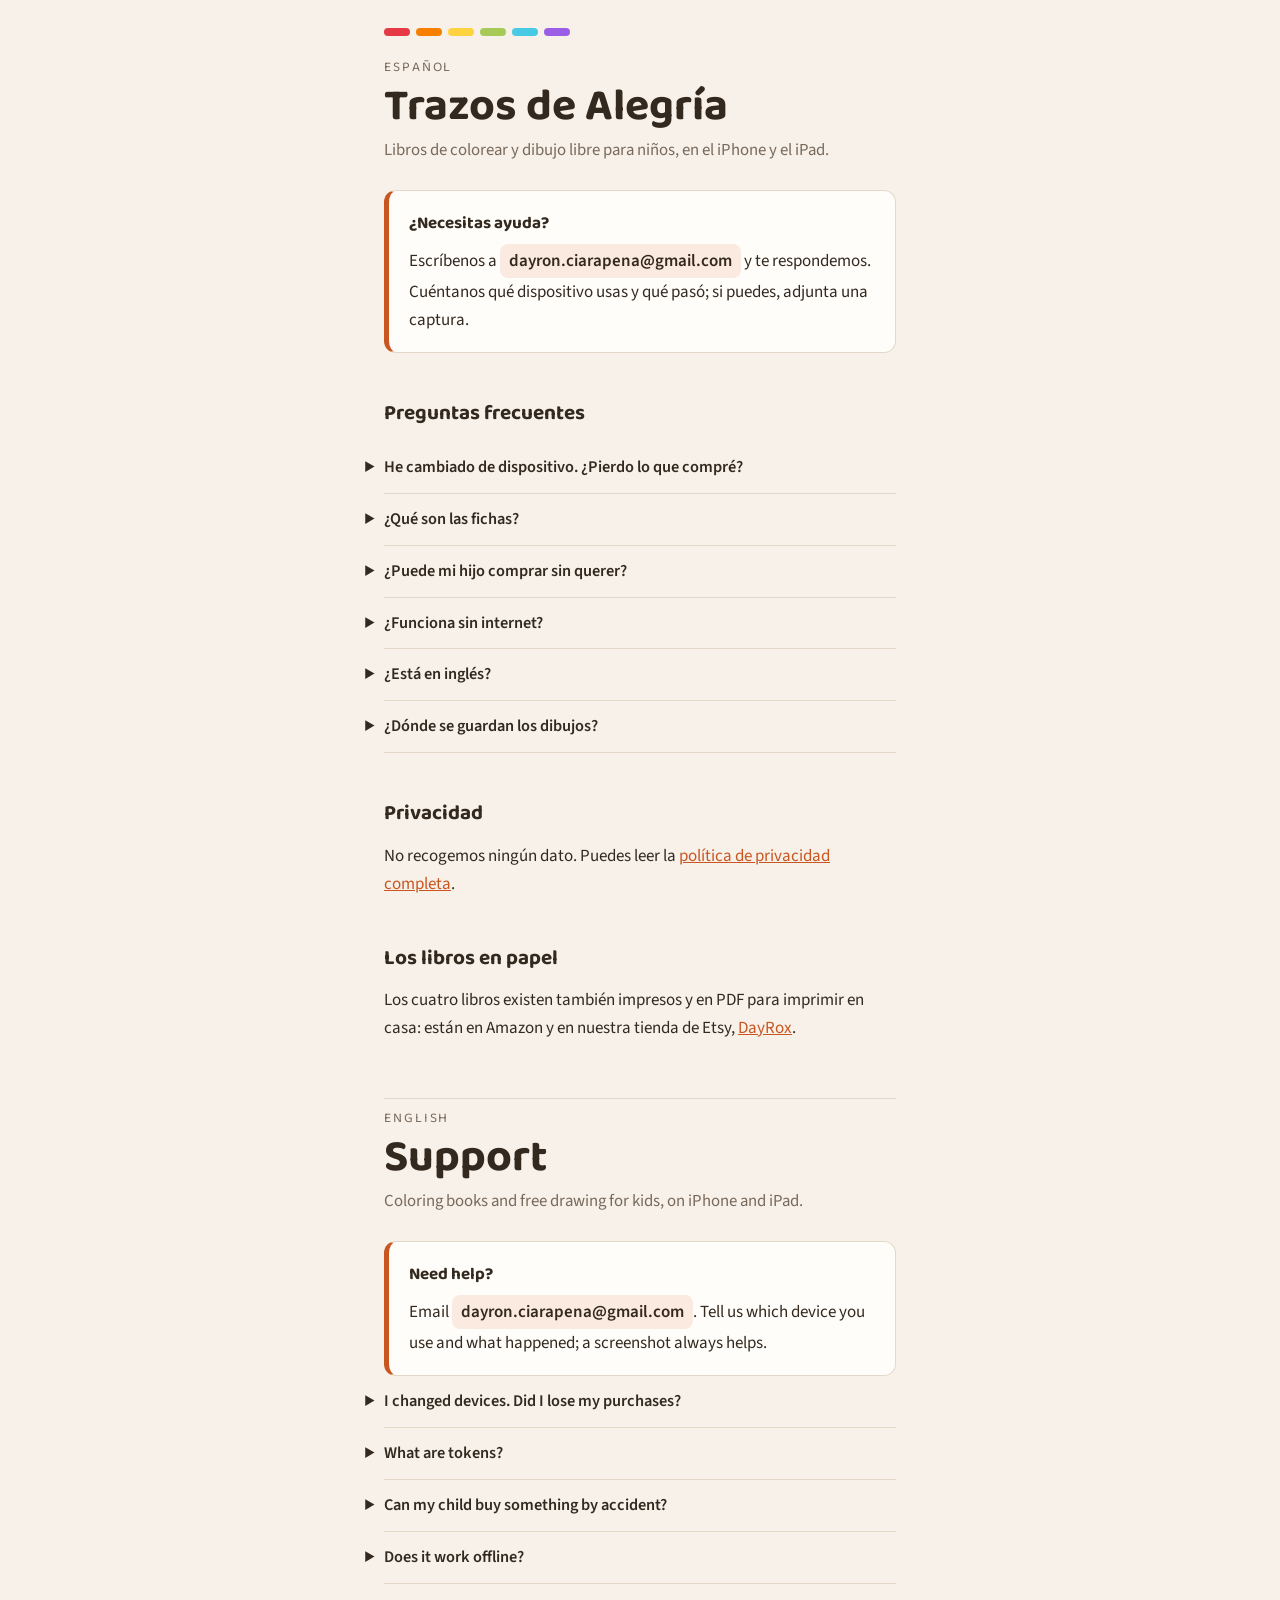
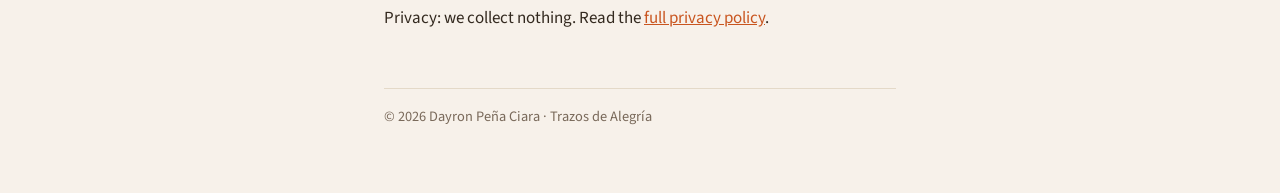
<file: index.html>
<!DOCTYPE html>
<html lang="es">
<head>
<meta charset="utf-8">
<meta name="viewport" content="width=device-width, initial-scale=1">
<title>Soporte Trazos de Alegría</title>
<link rel="stylesheet" href="https://fonts.googleapis.com/css2?family=Baloo+2:wght@600;700&family=Source+Sans+3:wght@400;600&display=swap">
<style>
  :root {
    color-scheme: light;
    --paper: #F7F1EA;
    --surface: #FFFDF9;
    --ink: #33291F;
    --ink-soft: #79695A;
    --line: #E4D9C8;
    --accent: #C9551F;
    --accent-soft: #FBEADF;
    --display: "Baloo 2", "Trebuchet MS", system-ui, sans-serif;
    --body: "Source Sans 3", -apple-system, BlinkMacSystemFont, "Segoe UI", sans-serif;
  }
  @media (prefers-color-scheme: dark) {
    :root:not([data-theme="light"]) {
      color-scheme: dark;
      --paper: #1B1713;
      --surface: #241F1A;
      --ink: #F1E8DB;
      --ink-soft: #B2A493;
      --line: #3A3229;
      --accent: #F08653;
      --accent-soft: #33241B;
    }
  }
  :root[data-theme="dark"] {
    color-scheme: dark;
    --paper: #1B1713;
    --surface: #241F1A;
    --ink: #F1E8DB;
    --ink-soft: #B2A493;
    --line: #3A3229;
    --accent: #F08653;
    --accent-soft: #33241B;
  }

  body {
    margin: 0;
    padding-inline: 20px;
    padding-block: 0 64px;
    background: var(--paper);
    color: var(--ink);
    font-family: var(--body);
    font-size: 17px;
    line-height: 1.65;
  }
  main { max-width: 64ch; margin: 0 auto; }

  /* Los colores de la paleta «Fiesta» que trae la app. */
  .crayones { display: flex; gap: 6px; padding-block: 28px 20px; }
  .crayones span { width: 26px; height: 8px; border-radius: 4px; }

  h1 {
    font-family: var(--display);
    font-size: clamp(2.1rem, 7vw, 2.8rem);
    line-height: 1.12;
    margin: 0 0 4px;
    text-wrap: balance;
  }
  h2 {
    font-family: var(--display);
    font-size: 1.3rem;
    margin: 44px 0 10px;
    text-wrap: balance;
  }
  .lema { color: var(--ink-soft); margin: 0 0 4px; font-size: 1.05rem; }
  p { margin: 0 0 14px; }

  .tarjeta {
    background: var(--surface);
    border: 1px solid var(--line);
    border-left: 5px solid var(--accent);
    border-radius: 12px;
    padding: 18px 20px;
    margin: 26px 0 0;
  }
  .tarjeta strong { font-family: var(--display); }
  .correo {
    display: inline-block;
    background: var(--accent-soft);
    border-radius: 8px;
    padding: 3px 9px;
    font-weight: 600;
    user-select: all;
  }

  details {
    border-bottom: 1px solid var(--line);
    padding: 12px 0;
  }
  details summary {
    cursor: pointer;
    font-weight: 600;
    font-size: 1.02rem;
    list-style-position: outside;
  }
  details summary:focus-visible { outline: 2px solid var(--accent); outline-offset: 3px; border-radius: 4px; }
  details p { margin: 10px 0 2px; color: var(--ink-soft); }

  .idioma {
    font-family: var(--display);
    font-size: 0.85rem;
    letter-spacing: 0.14em;
    text-transform: uppercase;
    color: var(--ink-soft);
    margin: 0 0 4px;
  }
  hr { border: none; border-top: 1px solid var(--line); margin: 56px 0 8px; }
  footer {
    color: var(--ink-soft);
    font-size: 0.9rem;
    border-top: 1px solid var(--line);
    margin-top: 56px;
    padding-top: 16px;
  }
  a { color: var(--accent); }
</style>
</head>
<body>
<main>
  <div class="crayones" aria-hidden="true">
    <span style="background:#E63946"></span>
    <span style="background:#F77F00"></span>
    <span style="background:#FFD23F"></span>
    <span style="background:#A7C957"></span>
    <span style="background:#48CAE4"></span>
    <span style="background:#9B5DE5"></span>
  </div>

  <p class="idioma">Español</p>
  <h1>Trazos de Alegría</h1>
  <p class="lema">Libros de colorear y dibujo libre para niños, en el iPhone y el iPad.</p>

  <div class="tarjeta">
    <strong>¿Necesitas ayuda?</strong>
    <p style="margin:6px 0 0">Escríbenos a <span class="correo">dayron.ciarapena@gmail.com</span>
    y te respondemos. Cuéntanos qué dispositivo usas y qué pasó; si puedes, adjunta una captura.</p>
  </div>

  <h2>Preguntas frecuentes</h2>

  <details>
    <summary>He cambiado de dispositivo. ¿Pierdo lo que compré?</summary>
    <p>No. En Ajustes, toca «Restaurar compras»: las fichas y los libros vuelven con tu
    mismo ID de Apple. Si usas iCloud, se sincronizan solos.</p>
  </details>

  <details>
    <summary>¿Qué son las fichas?</summary>
    <p>Una ficha abre una lámina, la que tú elijas. Cada libro trae tres láminas gratis
    para probar, y también puedes comprar el libro entero.</p>
  </details>

  <details>
    <summary>¿Puede mi hijo comprar sin querer?</summary>
    <p>No. Antes de cualquier compra —y antes de salir de la app a otra web— hay que
    resolver una multiplicación que a esa edad no se hace de memoria. No se puede desactivar.</p>
  </details>

  <details>
    <summary>¿Funciona sin internet?</summary>
    <p>Sí. Todo el contenido viene dentro de la app. Sólo hace falta conexión para
    comprar o para abrir los enlaces a las tiendas.</p>
  </details>

  <details>
    <summary>¿Está en inglés?</summary>
    <p>Sí. En Ajustes puedes cambiar entre español e inglés; los libros tienen sus
    títulos y versículos en los dos idiomas.</p>
  </details>

  <details>
    <summary>¿Dónde se guardan los dibujos?</summary>
    <p>En el propio dispositivo. Puedes guardarlos también en tu carrete desde el menú
    «···» del editor. No hay servidores ni cuentas.</p>
  </details>

  <h2>Privacidad</h2>
  <p>No recogemos ningún dato. Puedes leer la
  <a href="privacidad.html">política de privacidad completa</a>.</p>

  <h2>Los libros en papel</h2>
  <p>Los cuatro libros existen también impresos y en PDF para imprimir en casa: están en
  Amazon y en nuestra tienda de Etsy,
  <a href="https://www.etsy.com/shop/DayRox">DayRox</a>.</p>

  <hr>

  <p class="idioma">English</p>
  <h1>Support</h1>
  <p class="lema">Coloring books and free drawing for kids, on iPhone and iPad.</p>

  <div class="tarjeta">
    <strong>Need help?</strong>
    <p style="margin:6px 0 0">Email <span class="correo">dayron.ciarapena@gmail.com</span>.
    Tell us which device you use and what happened; a screenshot always helps.</p>
  </div>

  <details>
    <summary>I changed devices. Did I lose my purchases?</summary>
    <p>No. In Settings, tap “Restore purchases”: tokens and books come back with the same
    Apple ID. With iCloud on, they sync by themselves.</p>
  </details>

  <details>
    <summary>What are tokens?</summary>
    <p>One token unlocks one page, whichever you like. Every book includes three free
    pages, and you can also buy the whole book.</p>
  </details>

  <details>
    <summary>Can my child buy something by accident?</summary>
    <p>No. Before any purchase — and before leaving the app for another website — you must
    solve a multiplication that a small child cannot do from memory. It cannot be turned off.</p>
  </details>

  <details>
    <summary>Does it work offline?</summary>
    <p>Yes. All content ships inside the app. You only need a connection to buy or to open
    the store links.</p>
  </details>

  <p style="margin-top:20px">Privacy: we collect nothing. Read the
  <a href="privacidad.html">full privacy policy</a>.</p>

  <footer>© 2026 Dayron Peña Ciara · Trazos de Alegría</footer>
</main>
</body>
</html>
</file>
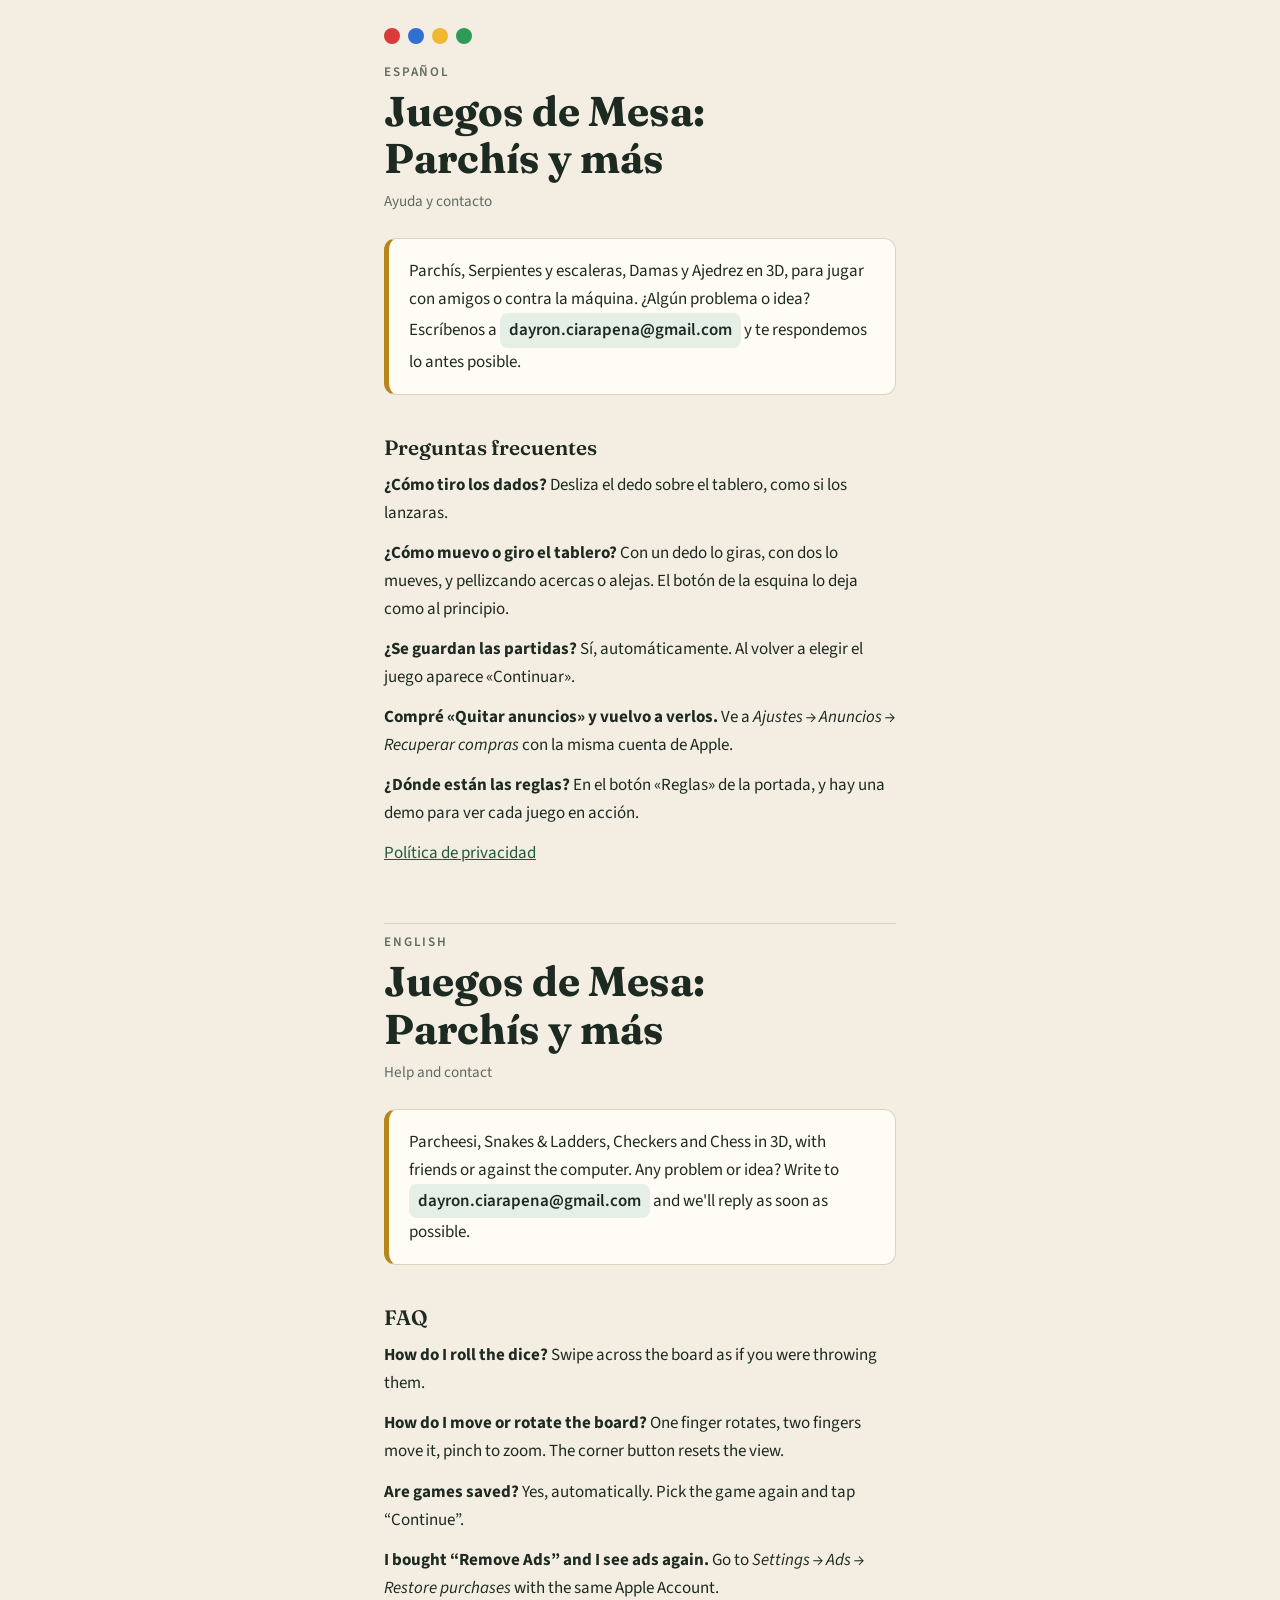
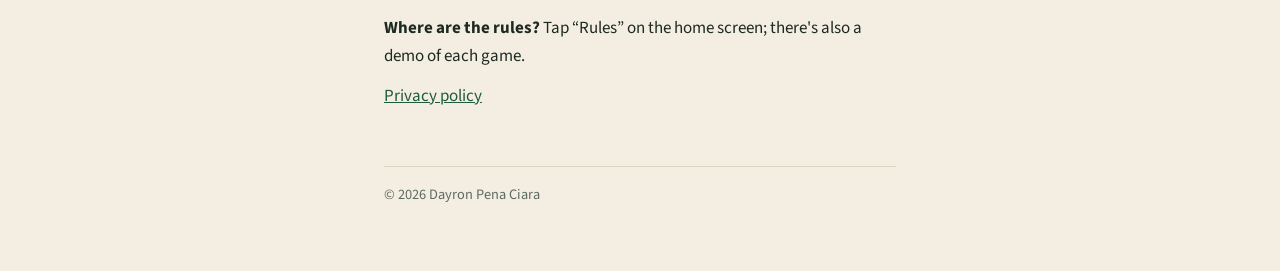
<file: juegos-de-mesa/index.html>
<!DOCTYPE html>
<html lang="es">
<head>
<meta charset="utf-8">
<meta name="viewport" content="width=device-width, initial-scale=1">
<title>Soporte Juegos de Mesa</title>
<link rel="stylesheet" href="https://fonts.googleapis.com/css2?family=Fraunces:opsz,wght@9..144,600;9..144,700&family=Source+Sans+3:wght@400;600&display=swap">
<link rel="stylesheet" href="estilo.css">
</head>
<body>
<main>
<div class="fichas" aria-hidden="true"><span style="background:#D93A3A"></span><span style="background:#2F6FD6"></span><span style="background:#F0B832"></span><span style="background:#2E9B57"></span></div>
<p class="idioma">Español</p>
<h1>Juegos de Mesa: Parchís y más</h1>
<p class="fecha">Ayuda y contacto</p>
<div class="resumen">Parchís, Serpientes y escaleras, Damas y Ajedrez en 3D, para jugar con amigos o contra la máquina. ¿Algún problema o idea? Escríbenos a <span class="correo">dayron.ciarapena@gmail.com</span> y te respondemos lo antes posible.</div>
<h2>Preguntas frecuentes</h2>
<p><strong>¿Cómo tiro los dados?</strong> Desliza el dedo sobre el tablero, como si los lanzaras.</p>
<p><strong>¿Cómo muevo o giro el tablero?</strong> Con un dedo lo giras, con dos lo mueves, y pellizcando acercas o alejas. El botón de la esquina lo deja como al principio.</p>
<p><strong>¿Se guardan las partidas?</strong> Sí, automáticamente. Al volver a elegir el juego aparece «Continuar».</p>
<p><strong>Compré «Quitar anuncios» y vuelvo a verlos.</strong> Ve a <em>Ajustes → Anuncios → Recuperar compras</em> con la misma cuenta de Apple.</p>
<p><strong>¿Dónde están las reglas?</strong> En el botón «Reglas» de la portada, y hay una demo para ver cada juego en acción.</p>
<p><a href="privacidad.html">Política de privacidad</a></p>
<hr>
<div lang="en">
<p class="idioma">English</p>
<h1>Juegos de Mesa: Parchís y más</h1>
<p class="fecha">Help and contact</p>
<div class="resumen">Parcheesi, Snakes &amp; Ladders, Checkers and Chess in 3D, with friends or against the computer. Any problem or idea? Write to <span class="correo">dayron.ciarapena@gmail.com</span> and we'll reply as soon as possible.</div>
<h2>FAQ</h2>
<p><strong>How do I roll the dice?</strong> Swipe across the board as if you were throwing them.</p>
<p><strong>How do I move or rotate the board?</strong> One finger rotates, two fingers move it, pinch to zoom. The corner button resets the view.</p>
<p><strong>Are games saved?</strong> Yes, automatically. Pick the game again and tap “Continue”.</p>
<p><strong>I bought “Remove Ads” and I see ads again.</strong> Go to <em>Settings → Ads → Restore purchases</em> with the same Apple Account.</p>
<p><strong>Where are the rules?</strong> Tap “Rules” on the home screen; there's also a demo of each game.</p>
<p><a href="privacidad.html">Privacy policy</a></p>
</div>
<footer>© 2026 Dayron Pena Ciara</footer>
</main>
</body>
</html>
</file>
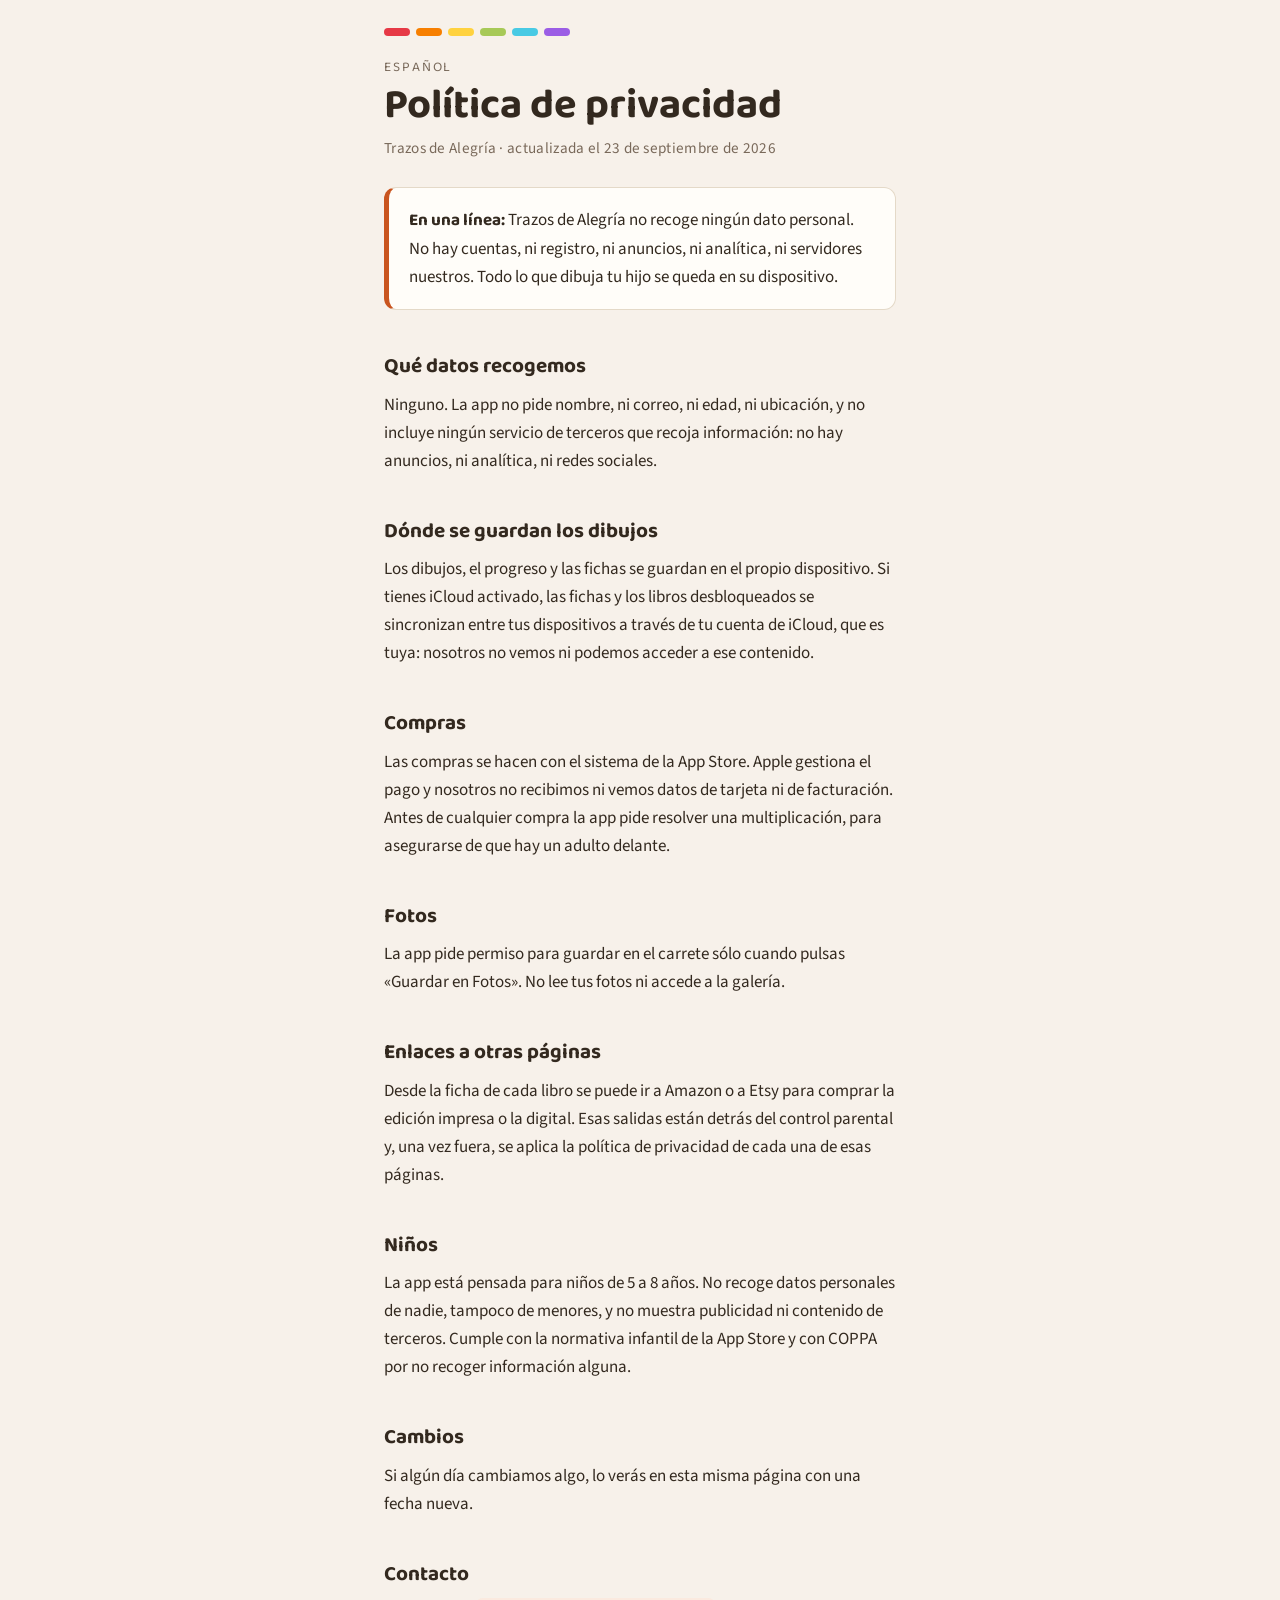
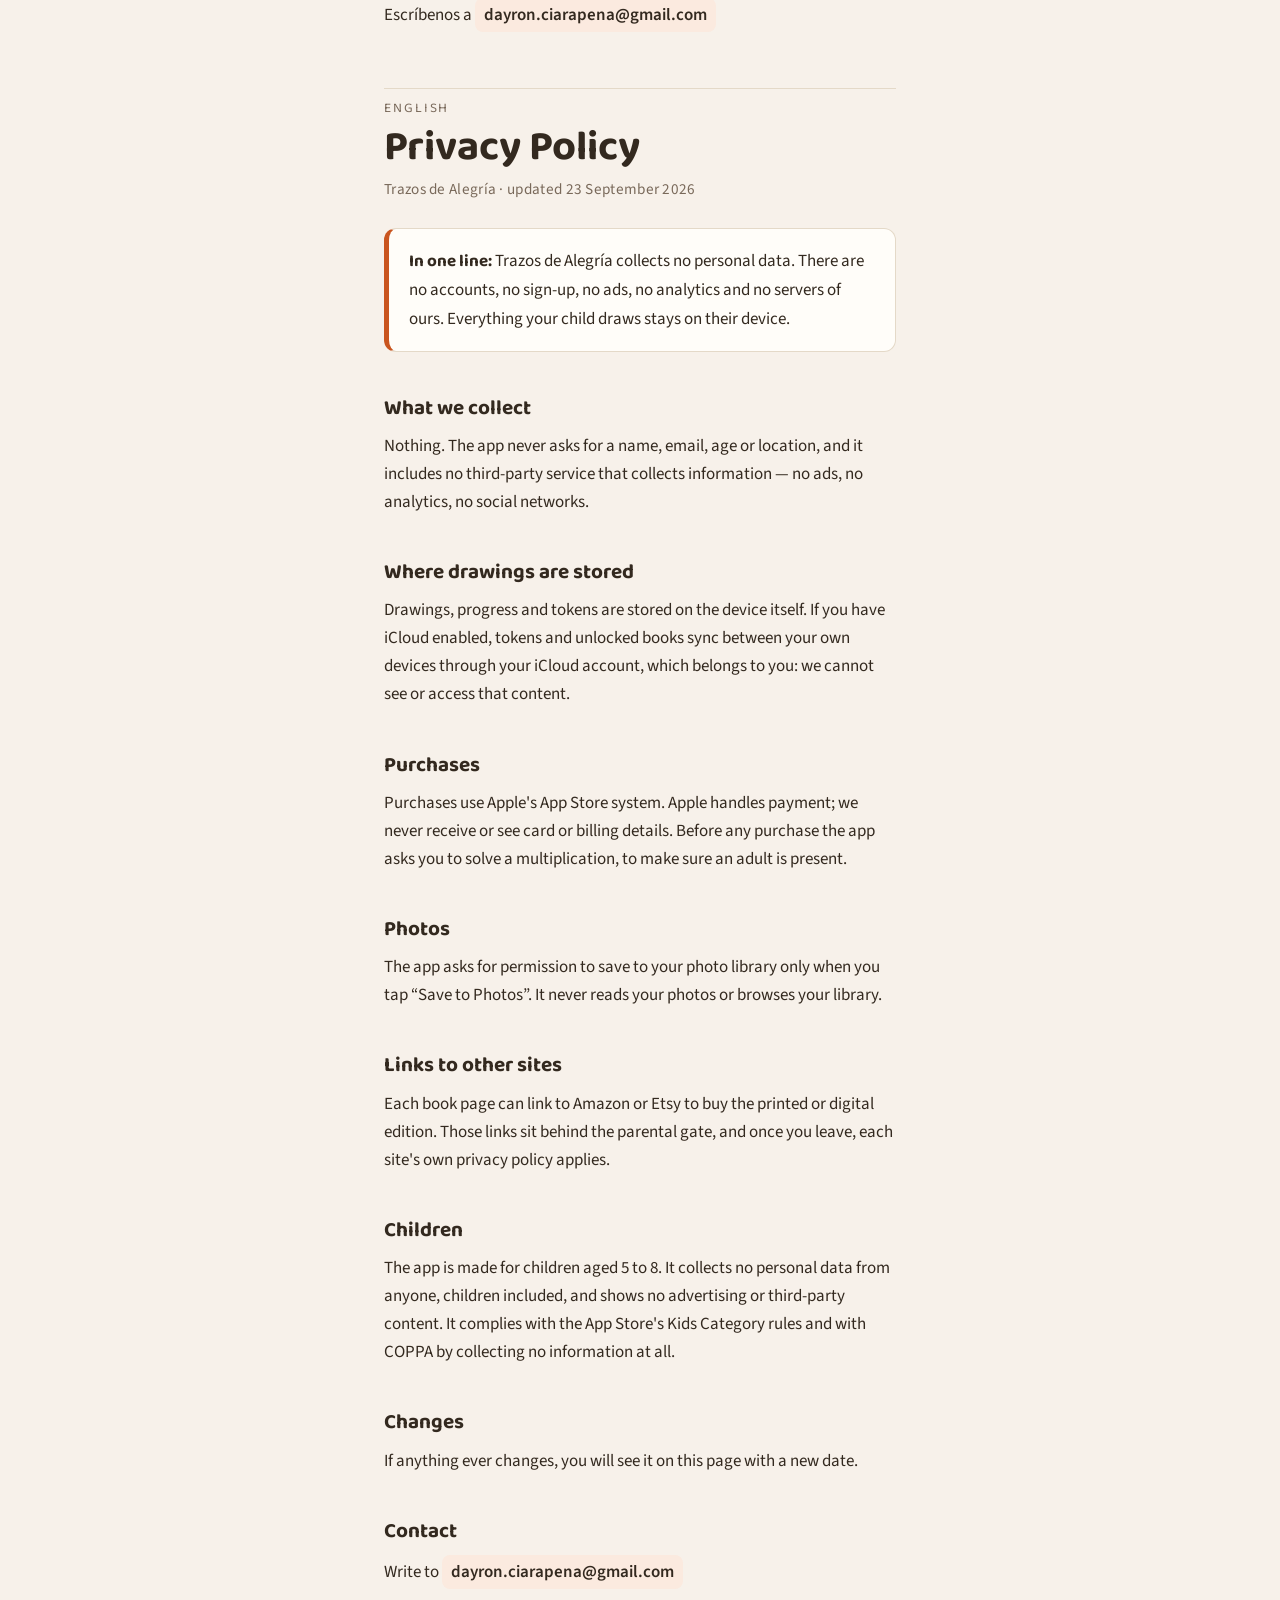
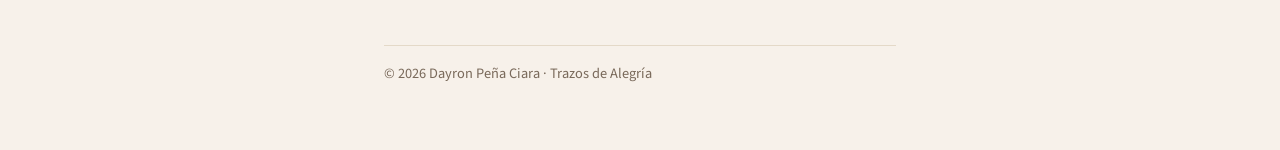
<file: privacidad.html>
<!DOCTYPE html>
<html lang="es">
<head>
<meta charset="utf-8">
<meta name="viewport" content="width=device-width, initial-scale=1">
<title>Privacidad Trazos de Alegría</title>
<link rel="stylesheet" href="https://fonts.googleapis.com/css2?family=Baloo+2:wght@600;700&family=Source+Sans+3:wght@400;600&display=swap">
<style>
  :root {
    color-scheme: light;
    --paper: #F7F1EA;
    --surface: #FFFDF9;
    --ink: #33291F;
    --ink-soft: #79695A;
    --line: #E4D9C8;
    --accent: #C9551F;
    --accent-soft: #FBEADF;
    --display: "Baloo 2", "Trebuchet MS", system-ui, sans-serif;
    --body: "Source Sans 3", -apple-system, BlinkMacSystemFont, "Segoe UI", sans-serif;
  }
  @media (prefers-color-scheme: dark) {
    :root:not([data-theme="light"]) {
      color-scheme: dark;
      --paper: #1B1713;
      --surface: #241F1A;
      --ink: #F1E8DB;
      --ink-soft: #B2A493;
      --line: #3A3229;
      --accent: #F08653;
      --accent-soft: #33241B;
    }
  }
  :root[data-theme="dark"] {
    color-scheme: dark;
    --paper: #1B1713;
    --surface: #241F1A;
    --ink: #F1E8DB;
    --ink-soft: #B2A493;
    --line: #3A3229;
    --accent: #F08653;
    --accent-soft: #33241B;
  }

  body {
    margin: 0;
    padding-inline: 20px;
    padding-block: 0 64px;
    background: var(--paper);
    color: var(--ink);
    font-family: var(--body);
    font-size: 17px;
    line-height: 1.65;
  }
  main { max-width: 64ch; margin: 0 auto; }

  /* La tira de colores es la paleta «Fiesta» de la app, tal cual. */
  .crayones { display: flex; gap: 6px; padding-block: 28px 20px; }
  .crayones span { width: 26px; height: 8px; border-radius: 4px; }

  h1 {
    font-family: var(--display);
    font-size: clamp(2rem, 7vw, 2.6rem);
    line-height: 1.15;
    margin: 0 0 6px;
    text-wrap: balance;
  }
  h2 {
    font-family: var(--display);
    font-size: 1.3rem;
    margin: 40px 0 6px;
    text-wrap: balance;
  }
  .fecha {
    color: var(--ink-soft);
    font-size: 0.95rem;
    margin: 0;
    letter-spacing: 0.02em;
  }
  p { margin: 0 0 14px; }
  .resumen {
    background: var(--surface);
    border: 1px solid var(--line);
    border-left: 5px solid var(--accent);
    border-radius: 12px;
    padding: 18px 20px;
    margin: 26px 0 8px;
  }
  .resumen strong { font-family: var(--display); }
  .correo {
    display: inline-block;
    background: var(--accent-soft);
    border-radius: 8px;
    padding: 3px 9px;
    font-weight: 600;
    user-select: all;
  }
  hr {
    border: none;
    border-top: 1px solid var(--line);
    margin: 56px 0 8px;
  }
  .idioma {
    font-family: var(--display);
    font-size: 0.85rem;
    letter-spacing: 0.14em;
    text-transform: uppercase;
    color: var(--ink-soft);
    margin: 0 0 4px;
  }
  footer {
    color: var(--ink-soft);
    font-size: 0.9rem;
    border-top: 1px solid var(--line);
    margin-top: 56px;
    padding-top: 16px;
  }
  a { color: var(--accent); }
</style>
</head>
<body>
<main>
  <div class="crayones" aria-hidden="true">
    <span style="background:#E63946"></span>
    <span style="background:#F77F00"></span>
    <span style="background:#FFD23F"></span>
    <span style="background:#A7C957"></span>
    <span style="background:#48CAE4"></span>
    <span style="background:#9B5DE5"></span>
  </div>

  <p class="idioma">Español</p>
  <h1>Política de privacidad</h1>
  <p class="fecha">Trazos de Alegría · actualizada el 23 de septiembre de 2026</p>

  <div class="resumen">
    <strong>En una línea:</strong> Trazos de Alegría no recoge ningún dato personal.
    No hay cuentas, ni registro, ni anuncios, ni analítica, ni servidores nuestros.
    Todo lo que dibuja tu hijo se queda en su dispositivo.
  </div>

  <h2>Qué datos recogemos</h2>
  <p>Ninguno. La app no pide nombre, ni correo, ni edad, ni ubicación, y no incluye
  ningún servicio de terceros que recoja información: no hay anuncios, ni analítica,
  ni redes sociales.</p>

  <h2>Dónde se guardan los dibujos</h2>
  <p>Los dibujos, el progreso y las fichas se guardan en el propio dispositivo. Si
  tienes iCloud activado, las fichas y los libros desbloqueados se sincronizan entre
  tus dispositivos a través de tu cuenta de iCloud, que es tuya: nosotros no vemos ni
  podemos acceder a ese contenido.</p>

  <h2>Compras</h2>
  <p>Las compras se hacen con el sistema de la App Store. Apple gestiona el pago y
  nosotros no recibimos ni vemos datos de tarjeta ni de facturación. Antes de cualquier
  compra la app pide resolver una multiplicación, para asegurarse de que hay un adulto
  delante.</p>

  <h2>Fotos</h2>
  <p>La app pide permiso para guardar en el carrete sólo cuando pulsas «Guardar en
  Fotos». No lee tus fotos ni accede a la galería.</p>

  <h2>Enlaces a otras páginas</h2>
  <p>Desde la ficha de cada libro se puede ir a Amazon o a Etsy para comprar la edición
  impresa o la digital. Esas salidas están detrás del control parental y, una vez
  fuera, se aplica la política de privacidad de cada una de esas páginas.</p>

  <h2>Niños</h2>
  <p>La app está pensada para niños de 5 a 8 años. No recoge datos personales de nadie,
  tampoco de menores, y no muestra publicidad ni contenido de terceros. Cumple con la
  normativa infantil de la App Store y con COPPA por no recoger información alguna.</p>

  <h2>Cambios</h2>
  <p>Si algún día cambiamos algo, lo verás en esta misma página con una fecha nueva.</p>

  <h2>Contacto</h2>
  <p>Escríbenos a <span class="correo">dayron.ciarapena@gmail.com</span></p>

  <hr>

  <p class="idioma">English</p>
  <h1>Privacy Policy</h1>
  <p class="fecha">Trazos de Alegría · updated 23 September 2026</p>

  <div class="resumen">
    <strong>In one line:</strong> Trazos de Alegría collects no personal data. There
    are no accounts, no sign-up, no ads, no analytics and no servers of ours.
    Everything your child draws stays on their device.
  </div>

  <h2>What we collect</h2>
  <p>Nothing. The app never asks for a name, email, age or location, and it includes no
  third-party service that collects information — no ads, no analytics, no social
  networks.</p>

  <h2>Where drawings are stored</h2>
  <p>Drawings, progress and tokens are stored on the device itself. If you have iCloud
  enabled, tokens and unlocked books sync between your own devices through your iCloud
  account, which belongs to you: we cannot see or access that content.</p>

  <h2>Purchases</h2>
  <p>Purchases use Apple's App Store system. Apple handles payment; we never receive or
  see card or billing details. Before any purchase the app asks you to solve a
  multiplication, to make sure an adult is present.</p>

  <h2>Photos</h2>
  <p>The app asks for permission to save to your photo library only when you tap “Save
  to Photos”. It never reads your photos or browses your library.</p>

  <h2>Links to other sites</h2>
  <p>Each book page can link to Amazon or Etsy to buy the printed or digital edition.
  Those links sit behind the parental gate, and once you leave, each site's own privacy
  policy applies.</p>

  <h2>Children</h2>
  <p>The app is made for children aged 5 to 8. It collects no personal data from anyone,
  children included, and shows no advertising or third-party content. It complies with
  the App Store's Kids Category rules and with COPPA by collecting no information at
  all.</p>

  <h2>Changes</h2>
  <p>If anything ever changes, you will see it on this page with a new date.</p>

  <h2>Contact</h2>
  <p>Write to <span class="correo">dayron.ciarapena@gmail.com</span></p>

  <footer>© 2026 Dayron Peña Ciara · Trazos de Alegría</footer>
</main>
</body>
</html>
</file>
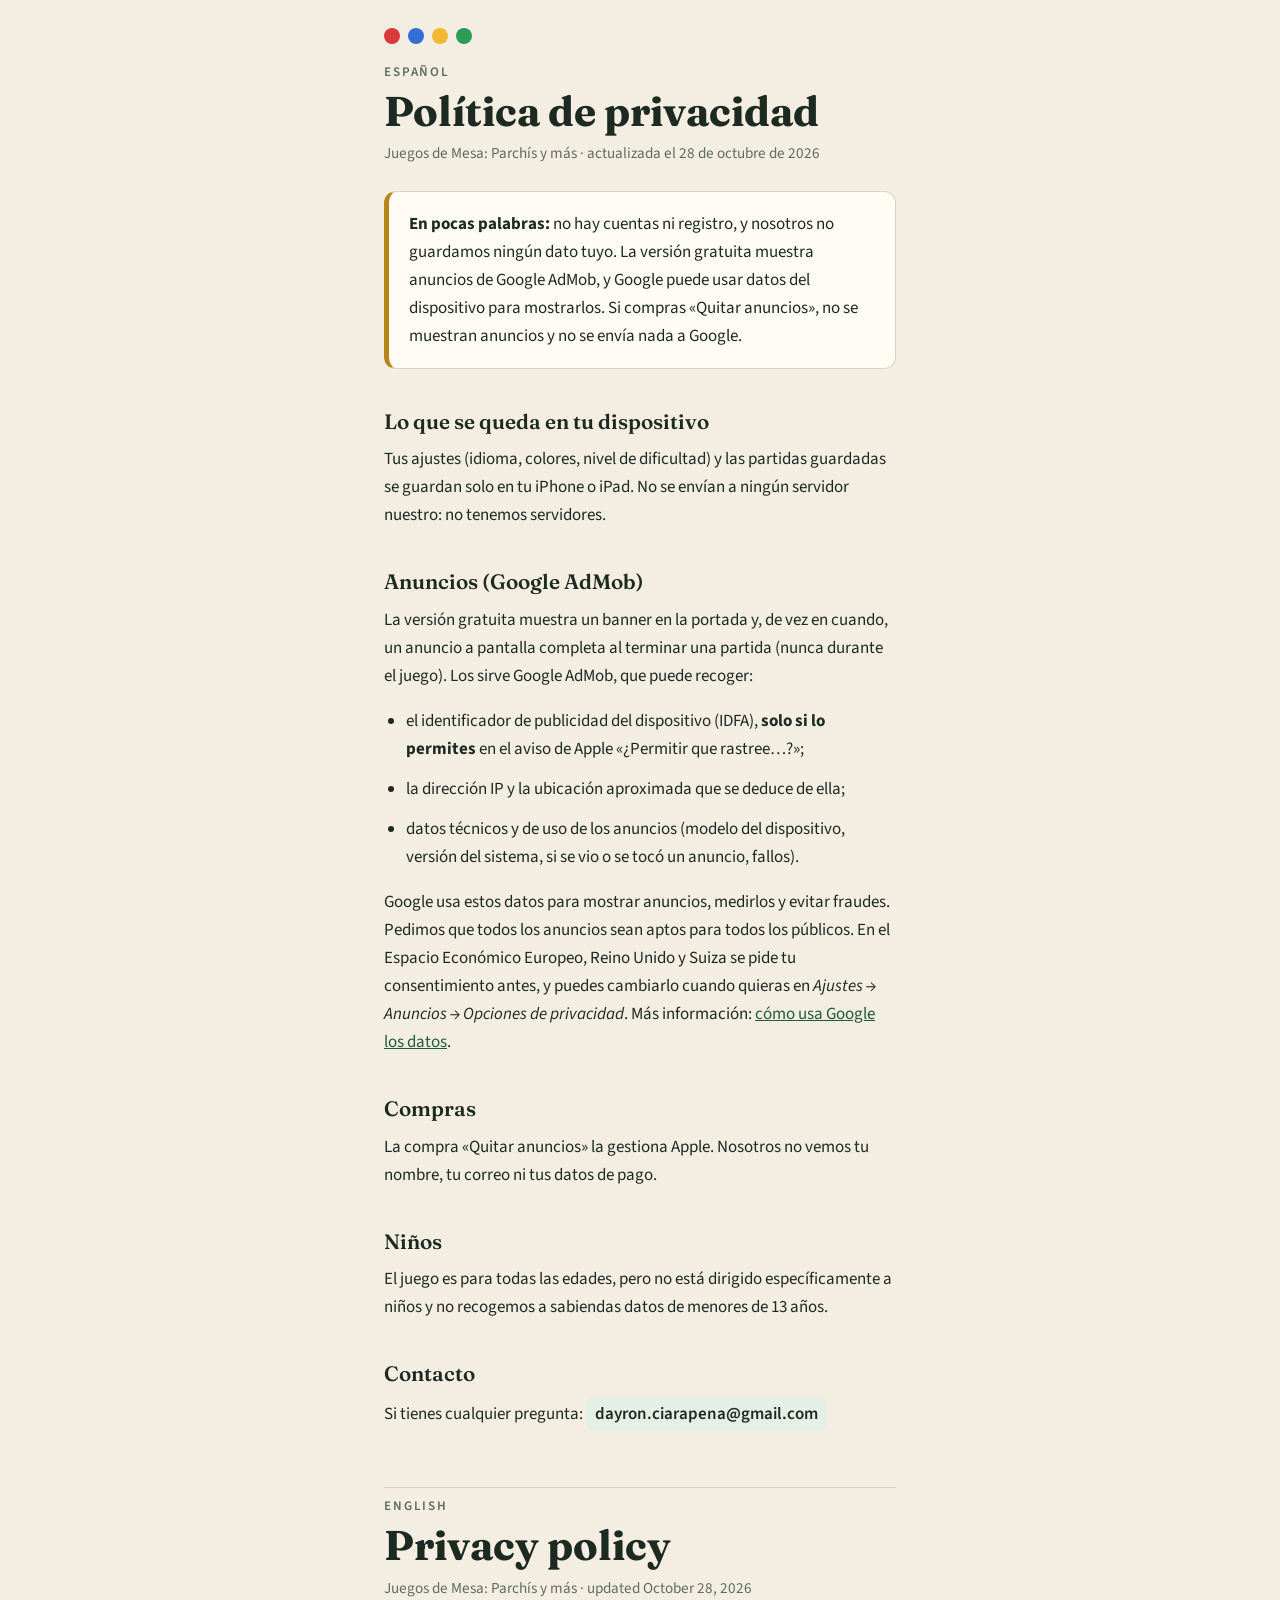
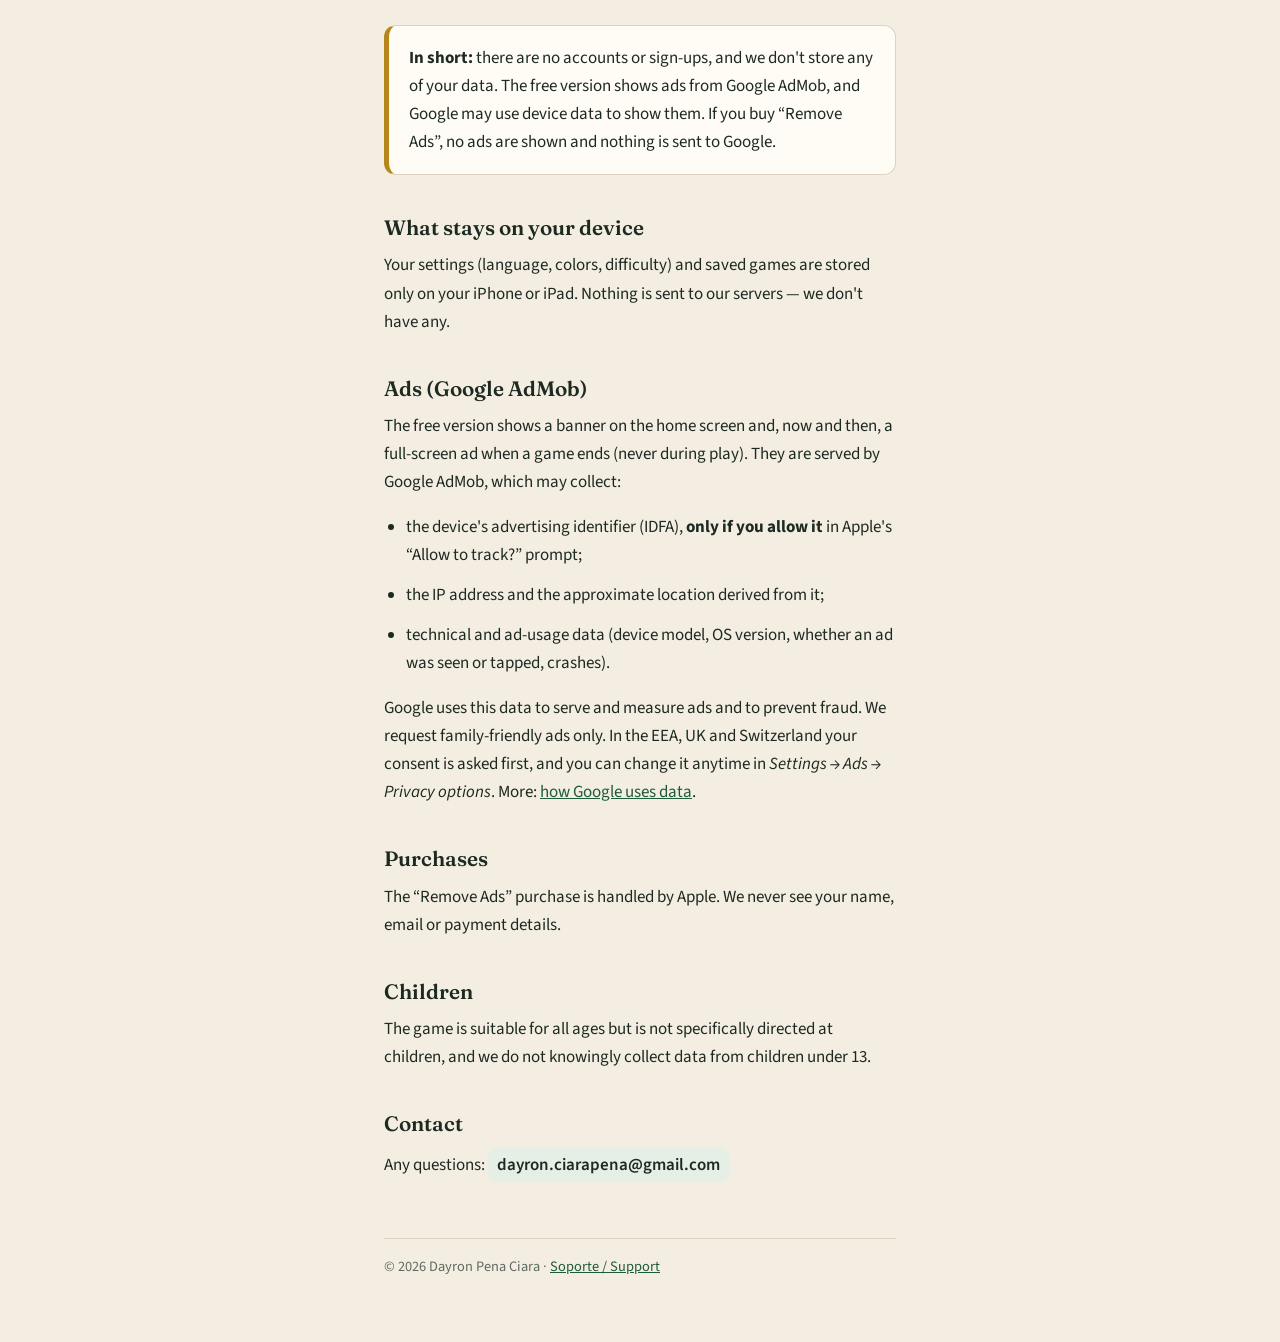
<file: juegos-de-mesa/privacidad.html>
<!DOCTYPE html>
<html lang="es">
<head>
<meta charset="utf-8">
<meta name="viewport" content="width=device-width, initial-scale=1">
<title>Privacidad Juegos de Mesa</title>
<link rel="stylesheet" href="https://fonts.googleapis.com/css2?family=Fraunces:opsz,wght@9..144,600;9..144,700&family=Source+Sans+3:wght@400;600&display=swap">
<link rel="stylesheet" href="estilo.css">
</head>
<body>
<main>
<div class="fichas" aria-hidden="true"><span style="background:#D93A3A"></span><span style="background:#2F6FD6"></span><span style="background:#F0B832"></span><span style="background:#2E9B57"></span></div>
<p class="idioma">Español</p>
<h1>Política de privacidad</h1>
<p class="fecha">Juegos de Mesa: Parchís y más · actualizada el 28 de octubre de 2026</p>
<div class="resumen"><strong>En pocas palabras:</strong> no hay cuentas ni registro, y nosotros no guardamos ningún dato tuyo. La versión gratuita muestra anuncios de Google AdMob, y Google puede usar datos del dispositivo para mostrarlos. Si compras «Quitar anuncios», no se muestran anuncios y no se envía nada a Google.</div>
<h2>Lo que se queda en tu dispositivo</h2>
<p>Tus ajustes (idioma, colores, nivel de dificultad) y las partidas guardadas se guardan solo en tu iPhone o iPad. No se envían a ningún servidor nuestro: no tenemos servidores.</p>
<h2>Anuncios (Google AdMob)</h2>
<p>La versión gratuita muestra un banner en la portada y, de vez en cuando, un anuncio a pantalla completa al terminar una partida (nunca durante el juego). Los sirve Google AdMob, que puede recoger:</p>
<ul>
<li>el identificador de publicidad del dispositivo (IDFA), <strong>solo si lo permites</strong> en el aviso de Apple «¿Permitir que rastree…?»;</li>
<li>la dirección IP y la ubicación aproximada que se deduce de ella;</li>
<li>datos técnicos y de uso de los anuncios (modelo del dispositivo, versión del sistema, si se vio o se tocó un anuncio, fallos).</li>
</ul>
<p>Google usa estos datos para mostrar anuncios, medirlos y evitar fraudes. Pedimos que todos los anuncios sean aptos para todos los públicos. En el Espacio Económico Europeo, Reino Unido y Suiza se pide tu consentimiento antes, y puedes cambiarlo cuando quieras en <em>Ajustes → Anuncios → Opciones de privacidad</em>. Más información: <a href="https://policies.google.com/technologies/partner-sites">cómo usa Google los datos</a>.</p>
<h2>Compras</h2>
<p>La compra «Quitar anuncios» la gestiona Apple. Nosotros no vemos tu nombre, tu correo ni tus datos de pago.</p>
<h2>Niños</h2>
<p>El juego es para todas las edades, pero no está dirigido específicamente a niños y no recogemos a sabiendas datos de menores de 13 años.</p>
<h2>Contacto</h2>
<p>Si tienes cualquier pregunta: <span class="correo">dayron.ciarapena@gmail.com</span></p>
<hr>
<p class="idioma">English</p>
<h1 lang="en">Privacy policy</h1>
<div lang="en">
<p class="fecha">Juegos de Mesa: Parchís y más · updated October 28, 2026</p>
<div class="resumen"><strong>In short:</strong> there are no accounts or sign-ups, and we don't store any of your data. The free version shows ads from Google AdMob, and Google may use device data to show them. If you buy “Remove Ads”, no ads are shown and nothing is sent to Google.</div>
<h2>What stays on your device</h2>
<p>Your settings (language, colors, difficulty) and saved games are stored only on your iPhone or iPad. Nothing is sent to our servers — we don't have any.</p>
<h2>Ads (Google AdMob)</h2>
<p>The free version shows a banner on the home screen and, now and then, a full-screen ad when a game ends (never during play). They are served by Google AdMob, which may collect:</p>
<ul>
<li>the device's advertising identifier (IDFA), <strong>only if you allow it</strong> in Apple's “Allow to track?” prompt;</li>
<li>the IP address and the approximate location derived from it;</li>
<li>technical and ad-usage data (device model, OS version, whether an ad was seen or tapped, crashes).</li>
</ul>
<p>Google uses this data to serve and measure ads and to prevent fraud. We request family-friendly ads only. In the EEA, UK and Switzerland your consent is asked first, and you can change it anytime in <em>Settings → Ads → Privacy options</em>. More: <a href="https://policies.google.com/technologies/partner-sites">how Google uses data</a>.</p>
<h2>Purchases</h2>
<p>The “Remove Ads” purchase is handled by Apple. We never see your name, email or payment details.</p>
<h2>Children</h2>
<p>The game is suitable for all ages but is not specifically directed at children, and we do not knowingly collect data from children under 13.</p>
<h2>Contact</h2>
<p>Any questions: <span class="correo">dayron.ciarapena@gmail.com</span></p>
</div>
<footer>© 2026 Dayron Pena Ciara · <a href="./">Soporte / Support</a></footer>
</main>
</body>
</html>
</file>
<file: juegos-de-mesa/estilo.css>
:root{color-scheme:light;--paper:#F4EEE2;--surface:#FFFCF5;--ink:#1D2A22;--ink-soft:#5E6B61;--line:#DCD2BF;--accent:#1E5A3C;--gold:#B7861A;--accent-soft:#E6EFE6;
--display:"Fraunces",Georgia,serif;--body:"Source Sans 3",-apple-system,BlinkMacSystemFont,"Segoe UI",sans-serif}
@media (prefers-color-scheme:dark){:root:not([data-theme="light"]){color-scheme:dark;--paper:#0F1E17;--surface:#16291F;--ink:#F1E9D8;--ink-soft:#A9B5A9;--line:#2A3E32;--accent:#7CC59A;--gold:#F0B832;--accent-soft:#1D3528}}
:root[data-theme="dark"]{color-scheme:dark;--paper:#0F1E17;--surface:#16291F;--ink:#F1E9D8;--ink-soft:#A9B5A9;--line:#2A3E32;--accent:#7CC59A;--gold:#F0B832;--accent-soft:#1D3528}
body{margin:0;padding:0 16px 64px;background:var(--paper);color:var(--ink);font-family:var(--body);font-size:17px;line-height:1.65}
main{max-width:64ch;margin:0 auto}
.fichas{display:flex;gap:8px;padding:28px 0 18px}.fichas span{width:16px;height:16px;border-radius:50%}
h1{font-family:var(--display);font-weight:700;font-size:clamp(2rem,7vw,2.6rem);line-height:1.15;margin:0 0 6px;text-wrap:balance}
h2{font-family:var(--display);font-weight:600;font-size:1.3rem;margin:36px 0 6px;text-wrap:balance}
.fecha{color:var(--ink-soft);font-size:.95rem;margin:0}
p,li{margin:0 0 12px}ul{padding-left:22px}
.resumen{background:var(--surface);border:1px solid var(--line);border-left:5px solid var(--gold);border-radius:12px;padding:18px 20px;margin:24px 0 8px}
.correo{display:inline-block;background:var(--accent-soft);border-radius:8px;padding:3px 9px;font-weight:600;word-break:break-all}
hr{border:none;border-top:1px solid var(--line);margin:56px 0 8px}
.idioma{font-size:.82rem;letter-spacing:.14em;text-transform:uppercase;color:var(--ink-soft);margin:0 0 4px;font-weight:600}
footer{color:var(--ink-soft);font-size:.9rem;border-top:1px solid var(--line);margin-top:56px;padding-top:16px}
a{color:var(--accent)}
</file>
